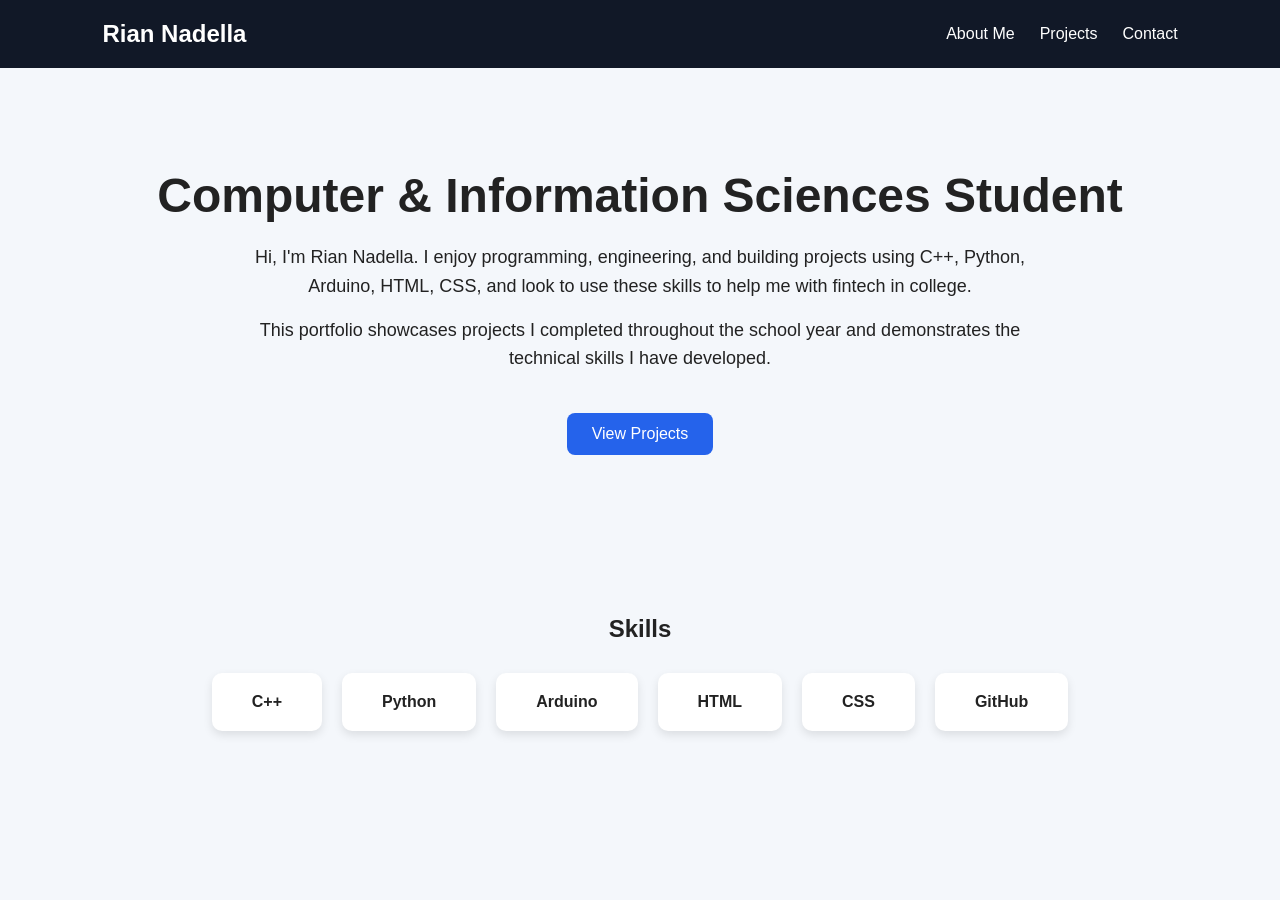
<file: html/index.html>
<!DOCTYPE html>
<html lang="en">
<head>
    <meta charset="UTF-8">
    <meta name="viewport" content="width=device-width, initial-scale=1.0">
    <title>Rian Nadella Portfolio</title>

    <link rel="stylesheet" href="style.css">
</head>
<body>

<nav>
    <h1>Rian Nadella</h1>

    <ul>
        <li><a href="index.html">About Me</a></li>
        <li><a href="projects.html">Projects</a></li>
        <li><a href="contact.html">Contact</a></li>
    </ul>
</nav>

<section class="hero">
    <h2>Computer & Information Sciences Student</h2>

    <p>
        Hi, I'm Rian Nadella. I enjoy programming, engineering,
        and building projects using C++, Python, Arduino,
        HTML, CSS, and look to use these skills to help me with fintech in college. 
    </p>

    <p>
        This portfolio showcases projects I completed throughout
        the school year and demonstrates the technical skills I
        have developed.
    </p>

    <a class="btn" href="projects.html">View Projects</a>
</section>

<section class="skills">
    <h2>Skills</h2>

    <div class="skill-container">
        <div class="skill-card">C++</div>
        <div class="skill-card">Python</div>
        <div class="skill-card">Arduino</div>
        <div class="skill-card">HTML</div>
        <div class="skill-card">CSS</div>
        <div class="skill-card">GitHub</div>
    </div>
</section>

</body>
</html>
</file>
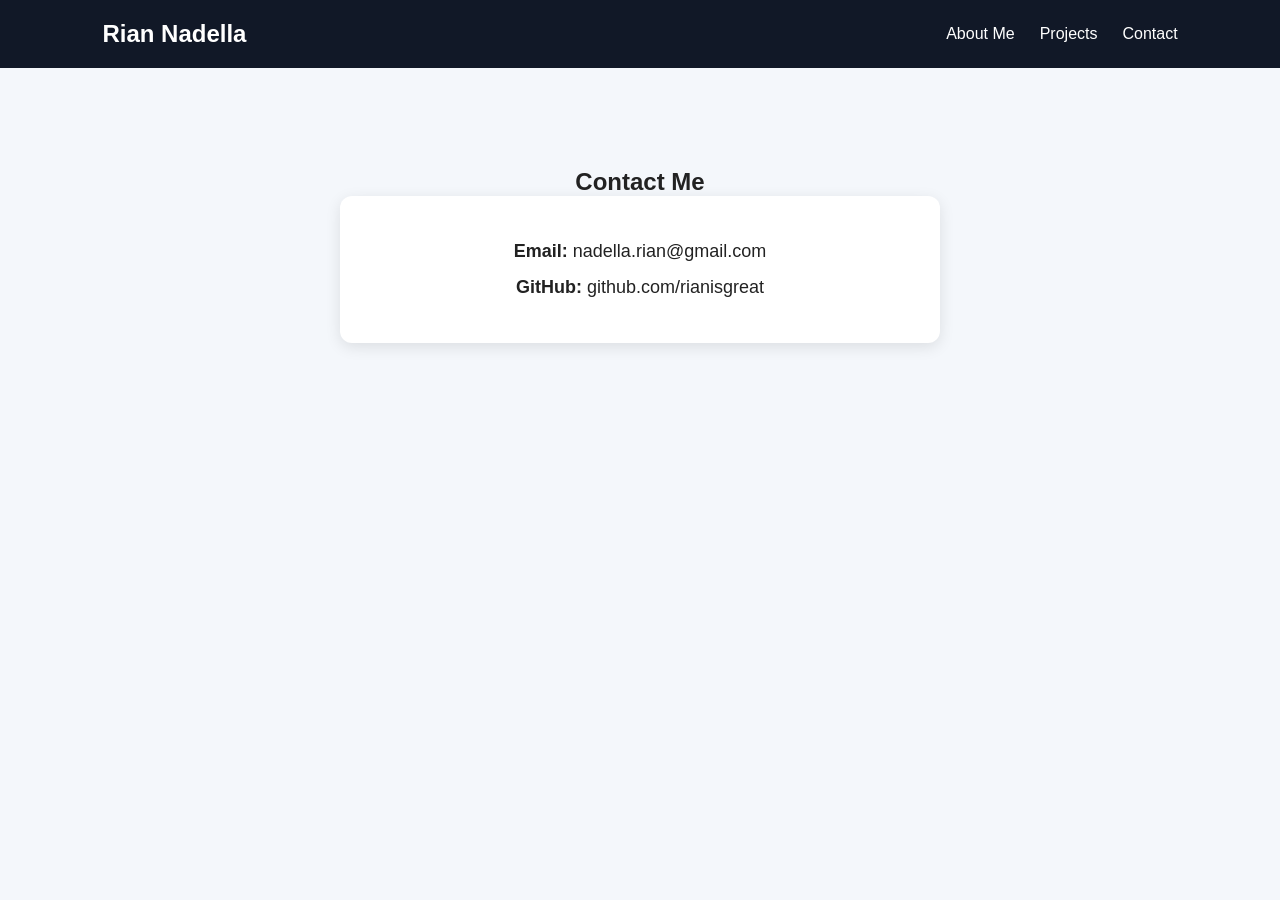
<file: html/contact.html>
<!DOCTYPE html>
<html lang="en">
<head>
    <meta charset="UTF-8">
    <meta name="viewport" content="width=device-width, initial-scale=1.0">
    <title>Contact</title>

    <link rel="stylesheet" href="style.css">
</head>
<body>

<nav>
    <h1>Rian Nadella</h1>

    <ul>
        <li><a href="index.html">About Me</a></li>
        <li><a href="projects.html">Projects</a></li>
        <li><a href="contact.html">Contact</a></li>
    </ul>
</nav>

<section class="contact">

    <h2>Contact Me</h2>

    <div class="contact-card">
        <p><strong>Email:</strong> nadella.rian@gmail.com</p>

        <p>
            <strong>GitHub:</strong>
            github.com/rianisgreat
        </p>
    </div>

</section>

</body>
</html>
</file>
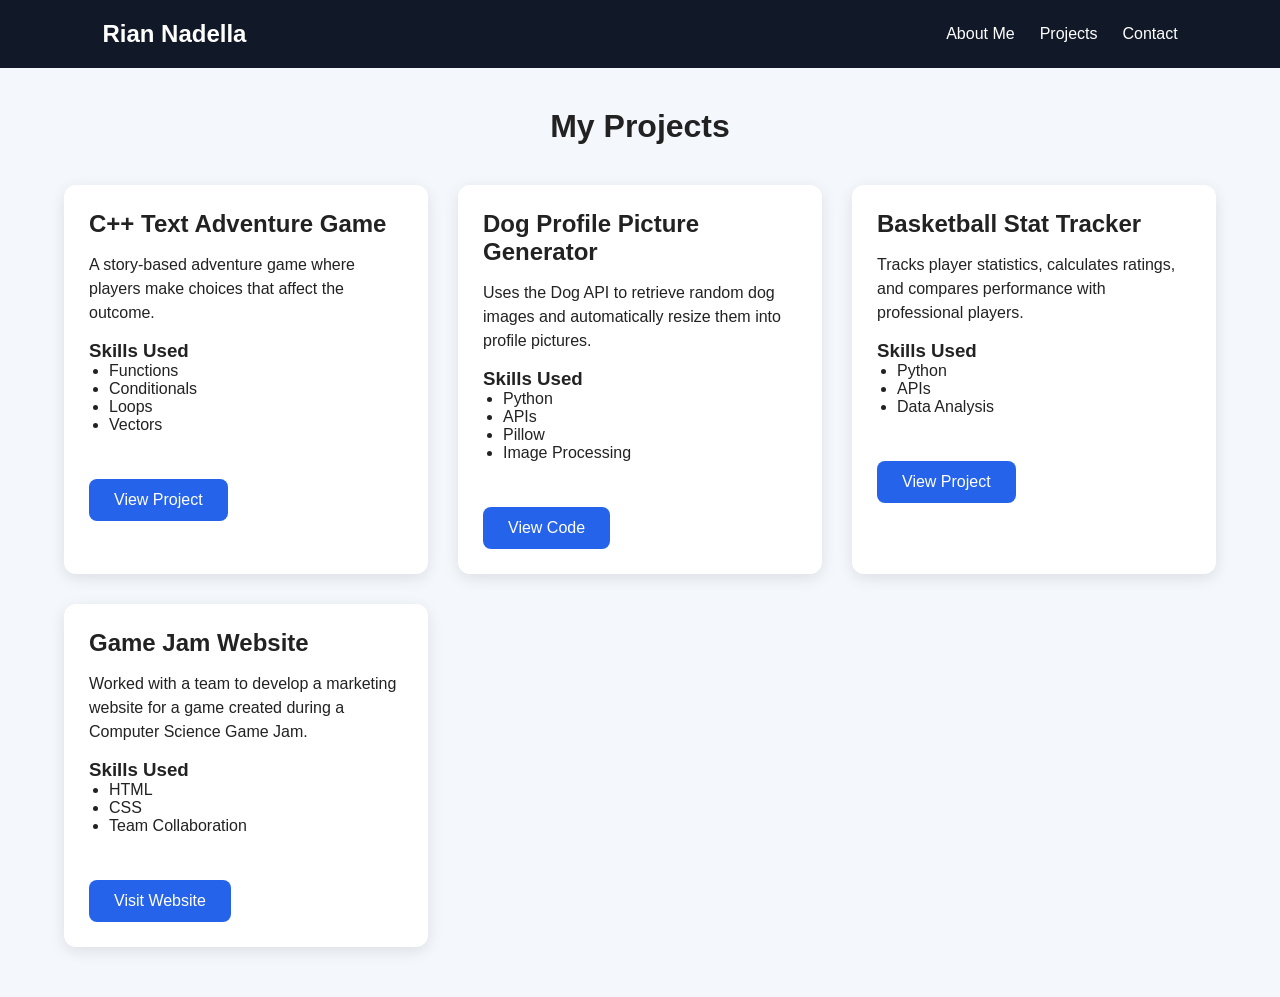
<file: html/project.html>
<!DOCTYPE html>
<html lang="en">
<head>
    <meta charset="UTF-8">
    <meta name="viewport" content="width=device-width, initial-scale=1.0">
    <title>Projects</title>

    <link rel="stylesheet" href="style.css">
</head>
<body>

<nav>
    <h1>Rian Nadella</h1>

    <ul>
        <li><a href="index.html">About Me</a></li>
        <li><a href="projects.html">Projects</a></li>
        <li><a href="contact.html">Contact</a></li>
    </ul>
</nav>

<h1 class="title">My Projects</h1>

<div class="projects-grid">

    <div class="project-card">
        <h2>C++ Text Adventure Game</h2>

        <p>
            A story-based adventure game where players make choices
            that affect the outcome.
        </p>

        <h3>Skills Used</h3>
        <ul>
            <li>Functions</li>
            <li>Conditionals</li>
            <li>Loops</li>
            <li>Vectors</li>
        </ul>

        <a class="btn" href="https://codehs.com/sandbox/id/new-sandbox-program-y4QAS5" target="_blank">
            View Project
        </a>
    </div>

    <div class="project-card">
        <h2>Dog Profile Picture Generator</h2>

        <p>
            Uses the Dog API to retrieve random dog images and
            automatically resize them into profile pictures.
        </p>

        <h3>Skills Used</h3>
        <ul>
            <li>Python</li>
            <li>APIs</li>
            <li>Pillow</li>
            <li>Image Processing</li>
        </ul>

        <a class="btn" href="#">
            View Code
        </a>
    </div>

    <div class="project-card">
        <h2>Basketball Stat Tracker</h2>

        <p>
            Tracks player statistics, calculates ratings, and
            compares performance with professional players.
        </p>

        <h3>Skills Used</h3>
        <ul>
            <li>Python</li>
            <li>APIs</li>
            <li>Data Analysis</li>
        </ul>

        <a class="btn" href="https://codehs.com/sandbox/id/new-sandbox-program-N8DZ2k?collaborate=-OphCbdIE710c_725LPT" target="_blank">
            View Project
        </a>
    </div>

    <div class="project-card">
        <h2>Game Jam Website</h2>

        <p>
            Worked with a team to develop a marketing website for
            a game created during a Computer Science Game Jam.
        </p>

        <h3>Skills Used</h3>
        <ul>
            <li>HTML</li>
            <li>CSS</li>
            <li>Team Collaboration</li>
        </ul>

        <a class="btn" href="https://atharvausturge.github.io/GJL-MarketingWebsite/" target="_blank">
            Visit Website
        </a>
    </div>

</div>

</body>
</html>
</file>
<file: html/style.css>
*{
    margin:0;
    padding:0;
    box-sizing:border-box;
}

body{
    font-family:Arial, sans-serif;
    background:#f4f7fb;
    color:#222;
}

/* NAVBAR */

nav{
    background:#111827;
    color:white;
    display:flex;
    justify-content:space-between;
    align-items:center;
    padding:20px 8%;
}

nav ul{
    display:flex;
    list-style:none;
}

nav li{
    margin-left:25px;
}

nav a{
    color:white;
    text-decoration:none;
    transition:.3s;
}

nav a:hover{
    color:#3b82f6;
}

/* HERO */

.hero{
    text-align:center;
    padding:100px 20px;
}

.hero h2{
    font-size:48px;
    margin-bottom:20px;
}

.hero p{
    max-width:800px;
    margin:15px auto;
    font-size:18px;
    line-height:1.6;
}

/* BUTTON */

.btn{
    display:inline-block;
    margin-top:25px;
    background:#2563eb;
    color:white;
    padding:12px 25px;
    text-decoration:none;
    border-radius:8px;
    transition:.3s;
}

.btn:hover{
    background:#1d4ed8;
    transform:translateY(-2px);
}

/* SKILLS */

.skills{
    padding:60px 10%;
    text-align:center;
}

.skills h2{
    margin-bottom:30px;
}

.skill-container{
    display:flex;
    flex-wrap:wrap;
    justify-content:center;
    gap:20px;
}

.skill-card{
    background:white;
    padding:20px 40px;
    border-radius:10px;
    box-shadow:0 4px 10px rgba(0,0,0,.1);
    font-weight:bold;
}

/* PROJECTS */

.title{
    text-align:center;
    margin:40px 0;
}

.projects-grid{
    width:90%;
    margin:auto;
    display:grid;
    grid-template-columns:repeat(auto-fit,minmax(320px,1fr));
    gap:30px;
    padding-bottom:50px;
}

.project-card{
    background:white;
    padding:25px;
    border-radius:12px;
    box-shadow:0 4px 15px rgba(0,0,0,.1);
    transition:.3s;
}

.project-card:hover{
    transform:translateY(-5px);
}

.project-card h2{
    margin-bottom:15px;
}

.project-card p{
    margin-bottom:15px;
    line-height:1.5;
}

.project-card ul{
    margin-left:20px;
    margin-bottom:20px;
}

/* CONTACT */

.contact{
    text-align:center;
    padding:100px 20px;
}

.contact-card{
    background:white;
    max-width:600px;
    margin:auto;
    padding:30px;
    border-radius:12px;
    box-shadow:0 4px 15px rgba(0,0,0,.1);
}

.contact-card p{
    margin:15px 0;
    font-size:18px;
}
</file>
